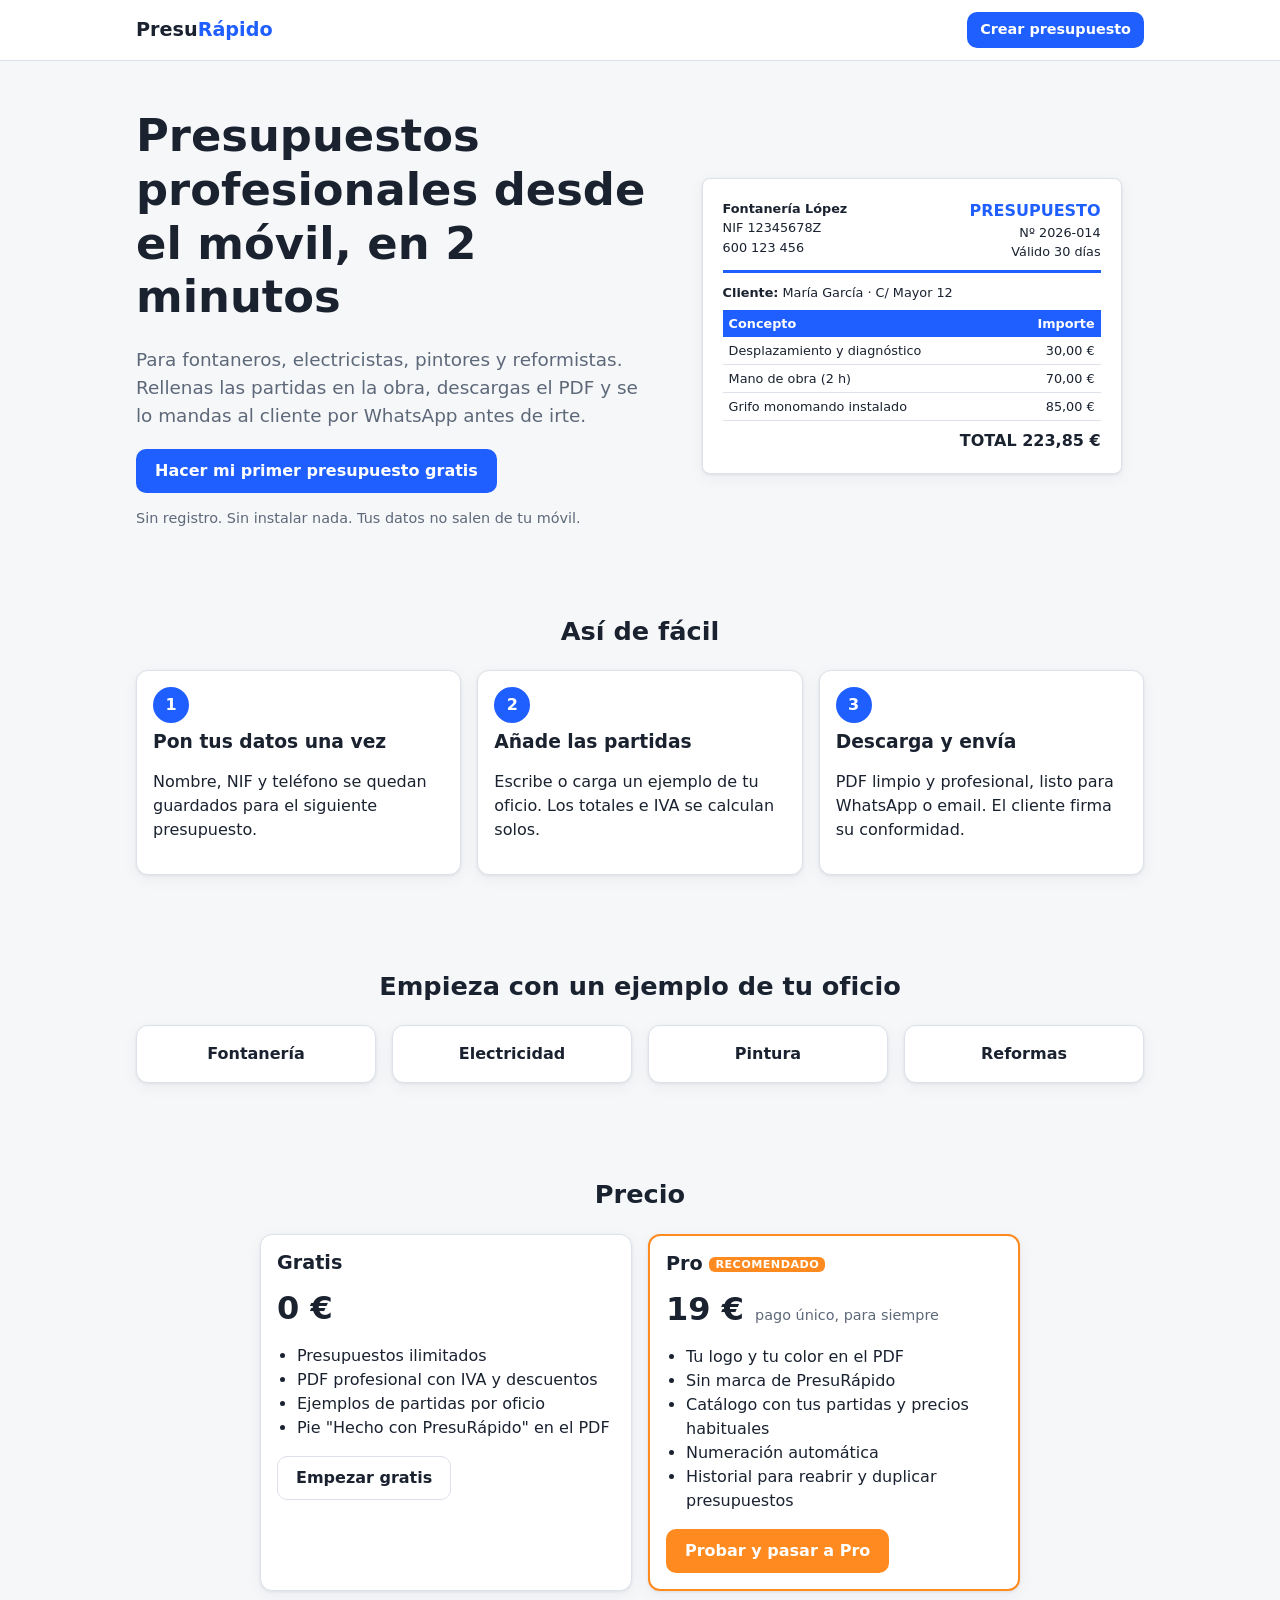
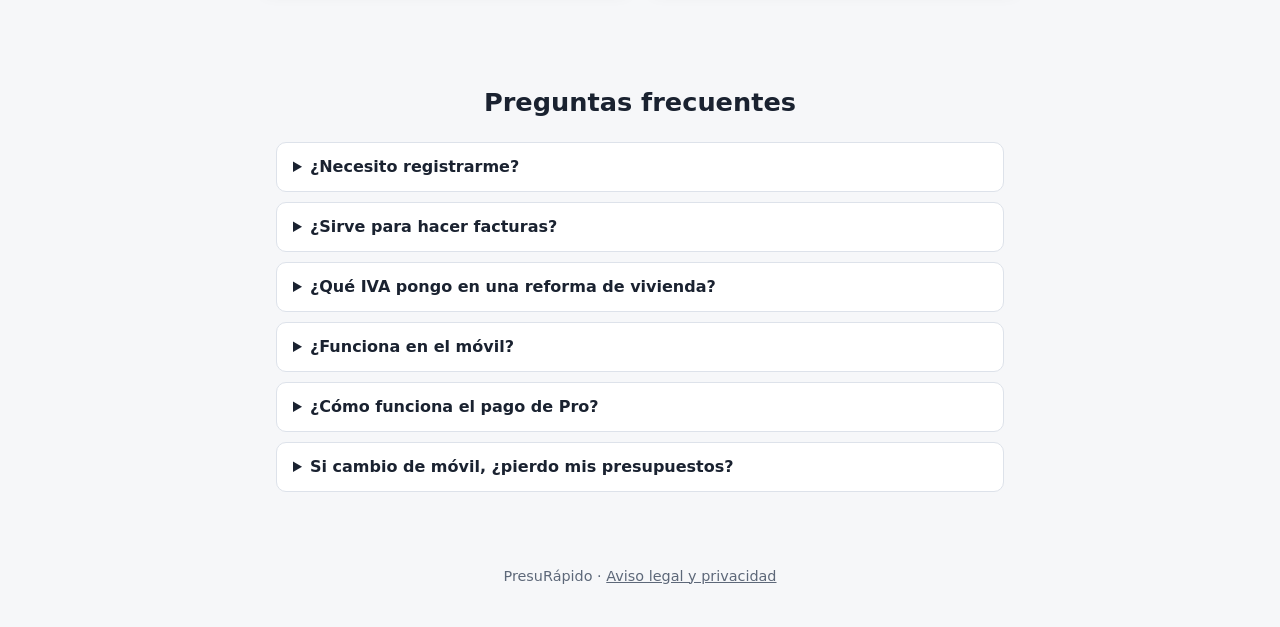
<file: index.html>
<!doctype html>
<html lang="es">
<head>
  <meta charset="utf-8">
  <meta name="viewport" content="width=device-width, initial-scale=1">
  <title>PresuRápido · Presupuestos profesionales en PDF desde el móvil</title>
  <meta name="description" content="Haz presupuestos de fontanería, electricidad, pintura y reformas en PDF desde el móvil en 2 minutos. Gratis, sin registro y sin instalar nada.">
  <meta name="theme-color" content="#1f5eff">
  <meta property="og:title" content="PresuRápido · Presupuestos en PDF desde el móvil">
  <meta property="og:description" content="Para fontaneros, electricistas, pintores y reformistas. Gratis y sin registro.">
  <meta property="og:type" content="website">
  <link rel="stylesheet" href="styles.css">
  <script type="application/ld+json">
  {
    "@context": "https://schema.org",
    "@type": "SoftwareApplication",
    "name": "PresuRápido",
    "applicationCategory": "BusinessApplication",
    "operatingSystem": "Web",
    "inLanguage": "es",
    "description": "Generador de presupuestos en PDF para profesionales de oficios.",
    "offers": [
      { "@type": "Offer", "price": "0", "priceCurrency": "EUR", "name": "Gratis" },
      { "@type": "Offer", "price": "19", "priceCurrency": "EUR", "name": "Pro (pago único)" }
    ]
  }
  </script>
</head>
<body>
  <header class="topbar">
    <div class="container">
      <a class="logo" href="index.html">Presu<span>Rápido</span></a>
      <a class="btn btn-small" href="app.html">Crear presupuesto</a>
    </div>
  </header>

  <main>
    <section class="hero">
      <div class="container">
        <div>
          <h1>Presupuestos profesionales desde el móvil, en 2 minutos</h1>
          <p class="sub">Para fontaneros, electricistas, pintores y reformistas. Rellenas las partidas en la obra, descargas el PDF y se lo mandas al cliente por WhatsApp antes de irte.</p>
          <div class="ctas">
            <a class="btn" href="app.html">Hacer mi primer presupuesto gratis</a>
          </div>
          <p class="nota">Sin registro. Sin instalar nada. Tus datos no salen de tu móvil.</p>
        </div>
        <div class="mock" aria-hidden="true">
          <div class="mock-cab">
            <div><strong>Fontanería López</strong><br>NIF 12345678Z<br>600 123 456</div>
            <div style="text-align: right;"><div class="mock-titulo">PRESUPUESTO</div>Nº 2026-014<br>Válido 30 días</div>
          </div>
          <div><strong>Cliente:</strong> María García · C/ Mayor 12</div>
          <table>
            <thead><tr><th>Concepto</th><th class="num">Importe</th></tr></thead>
            <tbody>
              <tr><td>Desplazamiento y diagnóstico</td><td class="num">30,00 €</td></tr>
              <tr><td>Mano de obra (2 h)</td><td class="num">70,00 €</td></tr>
              <tr><td>Grifo monomando instalado</td><td class="num">85,00 €</td></tr>
            </tbody>
          </table>
          <div class="mock-total">TOTAL 223,85 €</div>
        </div>
      </div>
    </section>

    <section class="seccion">
      <div class="container">
        <h2>Así de fácil</h2>
        <div class="pasos">
          <div class="card paso"><div class="numero">1</div><h3>Pon tus datos una vez</h3><p>Nombre, NIF y teléfono se quedan guardados para el siguiente presupuesto.</p></div>
          <div class="card paso"><div class="numero">2</div><h3>Añade las partidas</h3><p>Escribe o carga un ejemplo de tu oficio. Los totales e IVA se calculan solos.</p></div>
          <div class="card paso"><div class="numero">3</div><h3>Descarga y envía</h3><p>PDF limpio y profesional, listo para WhatsApp o email. El cliente firma su conformidad.</p></div>
        </div>
      </div>
    </section>

    <section class="seccion">
      <div class="container">
        <h2>Empieza con un ejemplo de tu oficio</h2>
        <div class="oficios">
          <a class="card" href="app.html?oficio=fontaneria">Fontanería</a>
          <a class="card" href="app.html?oficio=electricidad">Electricidad</a>
          <a class="card" href="app.html?oficio=pintura">Pintura</a>
          <a class="card" href="app.html?oficio=reformas">Reformas</a>
        </div>
      </div>
    </section>

    <section class="seccion" id="precios">
      <div class="container">
        <h2>Precio</h2>
        <div class="precios">
          <div class="card plan">
            <h3>Gratis</h3>
            <div class="precio">0 €</div>
            <ul>
              <li>Presupuestos ilimitados</li>
              <li>PDF profesional con IVA y descuentos</li>
              <li>Ejemplos de partidas por oficio</li>
              <li>Pie "Hecho con PresuRápido" en el PDF</li>
            </ul>
            <a class="btn btn-secondary" href="app.html">Empezar gratis</a>
          </div>
          <div class="card plan plan-pro">
            <h3>Pro <span class="pro-badge">RECOMENDADO</span></h3>
            <div class="precio">19 € <small>pago único, para siempre</small></div>
            <ul>
              <li>Tu logo y tu color en el PDF</li>
              <li>Sin marca de PresuRápido</li>
              <li>Catálogo con tus partidas y precios habituales</li>
              <li>Numeración automática</li>
              <li>Historial para reabrir y duplicar presupuestos</li>
            </ul>
            <a class="btn btn-accent" href="app.html">Probar y pasar a Pro</a>
          </div>
        </div>
      </div>
    </section>

    <section class="seccion">
      <div class="container faq">
        <h2>Preguntas frecuentes</h2>
        <details><summary>¿Necesito registrarme?</summary><p>No. Abres la web y empiezas. Tus datos se guardan en tu propio navegador, no en nuestros servidores.</p></details>
        <details><summary>¿Sirve para hacer facturas?</summary><p>No, PresuRápido hace presupuestos. Para facturar necesitas un programa de facturación adaptado a VeriFactu.</p></details>
        <details><summary>¿Qué IVA pongo en una reforma de vivienda?</summary><p>Las obras de renovación y reparación de viviendas particulares pueden llevar el 10 % si se cumplen ciertos requisitos (por ejemplo, que los materiales no superen el 40 % de la base). Si tienes dudas, consulta con tu gestor.</p></details>
        <details><summary>¿Funciona en el móvil?</summary><p>Sí, está pensado sobre todo para el móvil. También funciona en tablet y ordenador.</p></details>
        <details><summary>¿Cómo funciona el pago de Pro?</summary><p>Pagas una vez y recibes una clave de licencia por email. La pegas en la app y se activa. Sin suscripciones.</p></details>
        <details><summary>Si cambio de móvil, ¿pierdo mis presupuestos?</summary><p>Los presupuestos se guardan en el navegador del dispositivo donde los creas. Guarda siempre los PDF que envías. Tu licencia Pro sí la puedes activar en otro dispositivo.</p></details>
      </div>
    </section>
  </main>

  <footer class="pie">
    <div class="container">
      PresuRápido · <a href="legal.html">Aviso legal y privacidad</a>
    </div>
  </footer>
</body>
</html>
</file>
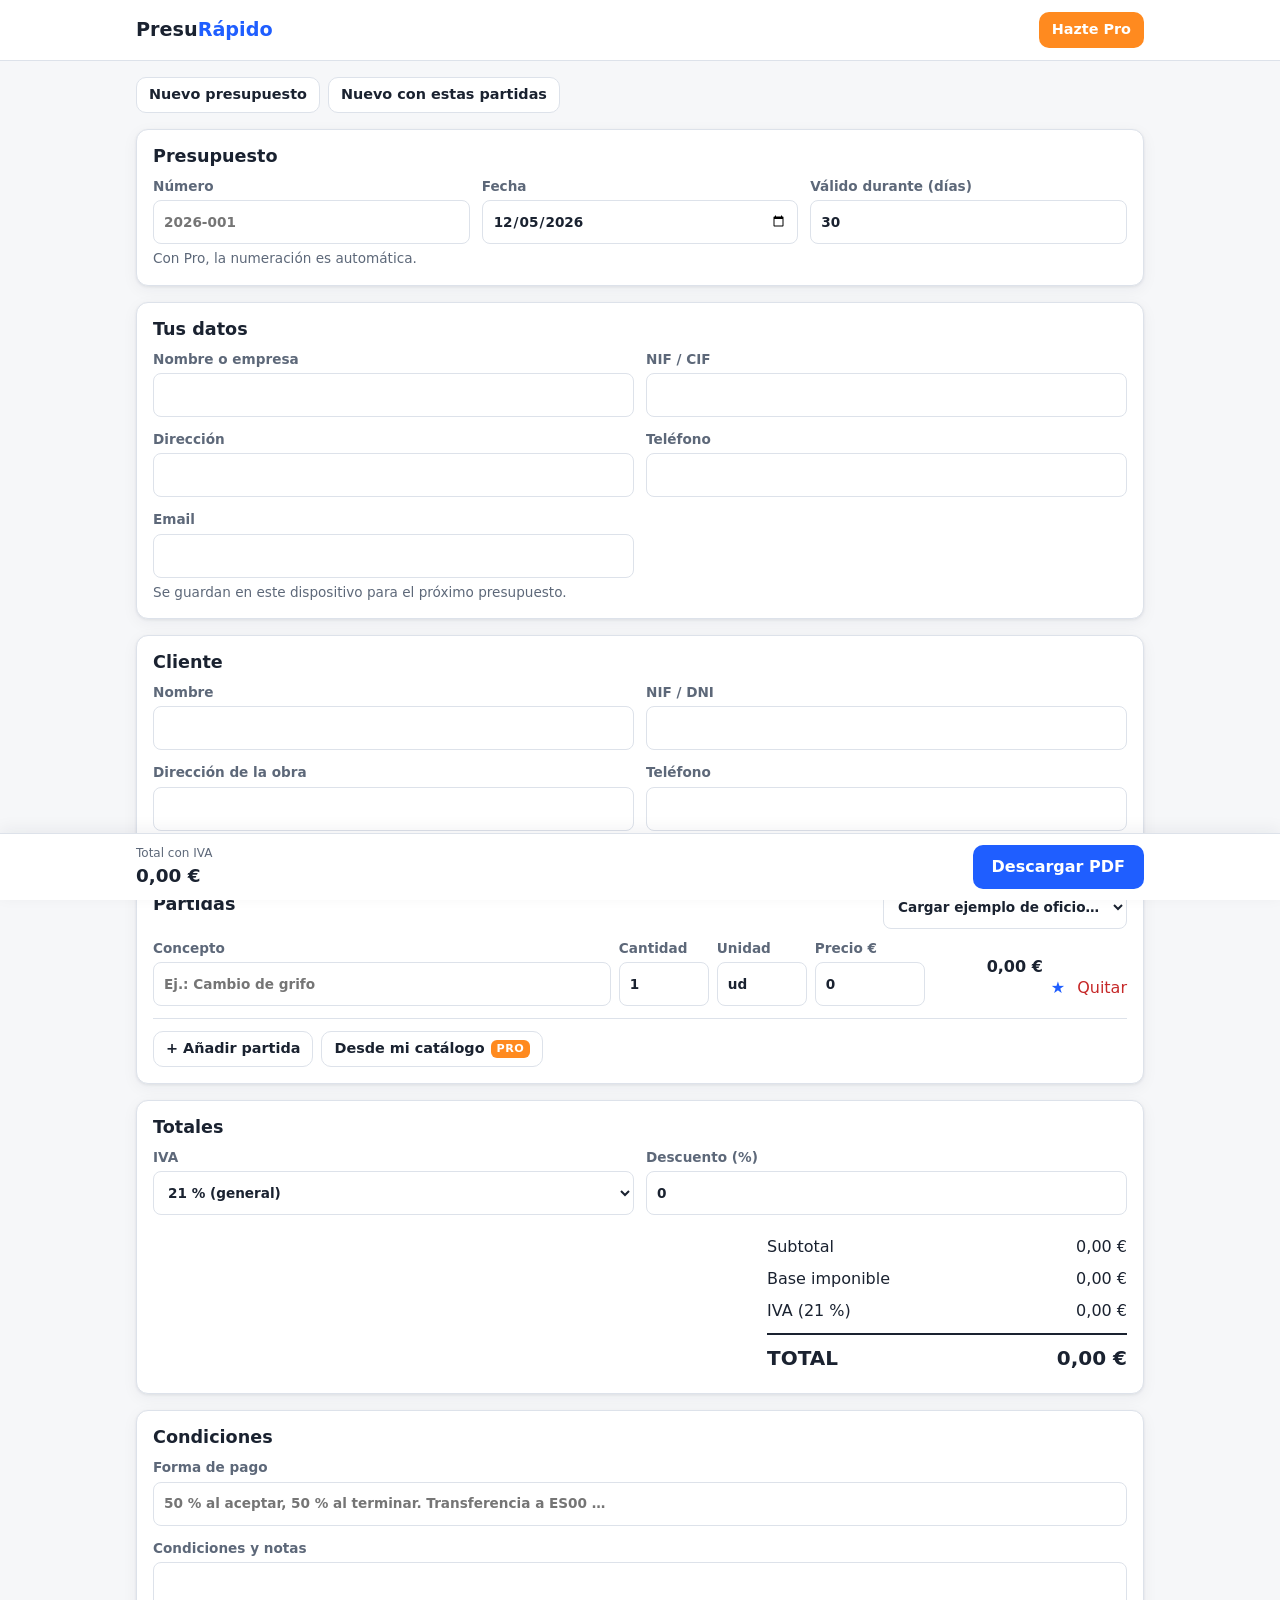
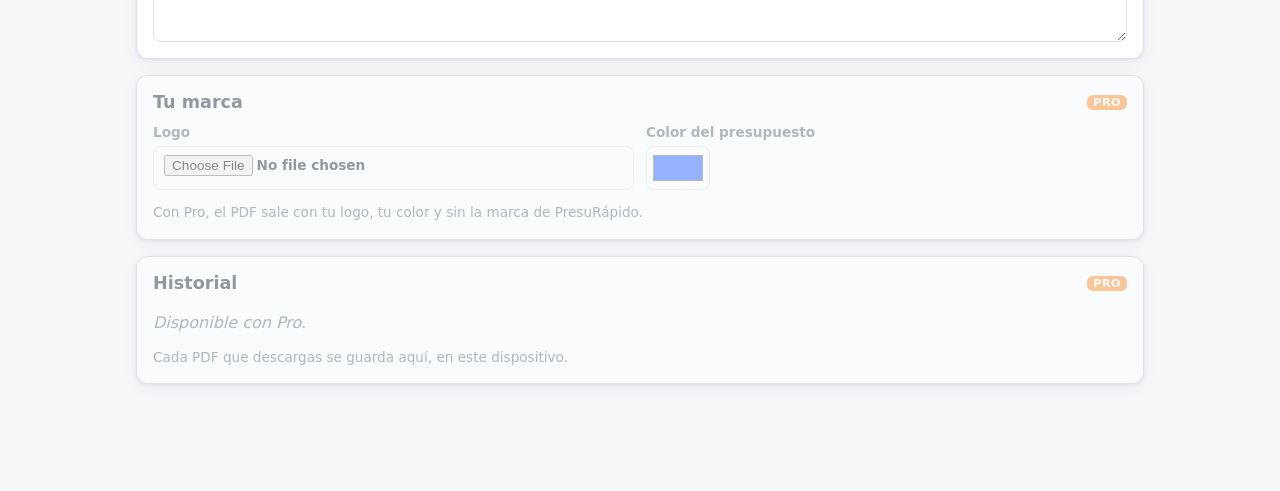
<file: app.html>
<!doctype html>
<html lang="es">
<head>
  <meta charset="utf-8">
  <meta name="viewport" content="width=device-width, initial-scale=1">
  <title>Crear presupuesto | PresuRápido</title>
  <meta name="description" content="Crea un presupuesto profesional en PDF desde el móvil en 2 minutos. Gratis y sin registro.">
  <meta name="theme-color" content="#1f5eff">
  <link rel="stylesheet" href="styles.css">
</head>
<body>
  <header class="topbar">
    <div class="container">
      <a class="logo" href="index.html">Presu<span>Rápido</span></a>
      <button class="btn btn-small btn-accent" id="btn-pro" type="button">Hazte Pro</button>
    </div>
  </header>

  <main class="container app-main">
    <div class="app-acciones">
      <button class="btn btn-secondary btn-small" id="btn-nuevo" type="button">Nuevo presupuesto</button>
      <button class="btn btn-secondary btn-small" id="btn-duplicar" type="button">Nuevo con estas partidas</button>
    </div>

    <section class="card">
      <h2>Presupuesto</h2>
      <div class="grid grid-3">
        <label>Número
          <input data-campo="numero" placeholder="2026-001">
        </label>
        <label>Fecha
          <input type="date" data-campo="fecha">
        </label>
        <label>Válido durante (días)
          <input type="number" min="1" inputmode="numeric" data-campo="validezDias">
        </label>
      </div>
      <p class="ayuda" id="ayuda-numero"></p>
    </section>

    <section class="card">
      <h2>Tus datos</h2>
      <div class="grid grid-2">
        <label>Nombre o empresa <input data-campo="empresa.nombre" autocomplete="organization"></label>
        <label>NIF / CIF <input data-campo="empresa.nif"></label>
        <label>Dirección <input data-campo="empresa.direccion" autocomplete="street-address"></label>
        <label>Teléfono <input type="tel" data-campo="empresa.telefono" autocomplete="tel"></label>
        <label>Email <input type="email" data-campo="empresa.email" autocomplete="email"></label>
      </div>
      <p class="ayuda">Se guardan en este dispositivo para el próximo presupuesto.</p>
    </section>

    <section class="card">
      <h2>Cliente</h2>
      <div class="grid grid-2">
        <label>Nombre <input data-campo="cliente.nombre"></label>
        <label>NIF / DNI <input data-campo="cliente.nif"></label>
        <label>Dirección de la obra <input data-campo="cliente.direccion"></label>
        <label>Teléfono <input type="tel" data-campo="cliente.telefono"></label>
      </div>
    </section>

    <section class="card">
      <h2>Partidas
        <label style="min-width: 200px;">
          <select id="sel-plantilla" aria-label="Cargar partidas de ejemplo">
            <option value="">Cargar ejemplo de oficio…</option>
          </select>
        </label>
      </h2>
      <div id="partidas"></div>
      <div class="partidas-botones">
        <button class="btn btn-secondary btn-small" id="btn-anadir" type="button">+ Añadir partida</button>
        <button class="btn btn-secondary btn-small" id="btn-catalogo" type="button">Desde mi catálogo <span class="pro-badge">PRO</span></button>
      </div>
    </section>

    <section class="card">
      <h2>Totales</h2>
      <div class="grid grid-2">
        <label>IVA
          <select data-campo="iva">
            <option value="21">21 % (general)</option>
            <option value="10">10 % (reformas de vivienda)</option>
            <option value="4">4 %</option>
            <option value="0">0 % / exento</option>
          </select>
        </label>
        <label>Descuento (%)
          <input type="number" min="0" max="100" step="0.5" inputmode="decimal" data-campo="descuento">
        </label>
      </div>
      <div class="totales" id="totales" style="margin-top: 16px;"></div>
    </section>

    <section class="card">
      <h2>Condiciones</h2>
      <div class="grid">
        <label>Forma de pago
          <input data-campo="formaPago" placeholder="50 % al aceptar, 50 % al terminar. Transferencia a ES00 …">
        </label>
        <label>Condiciones y notas
          <textarea data-campo="condiciones"></textarea>
        </label>
      </div>
    </section>

    <section class="card" id="card-marca">
      <h2>Tu marca <span class="pro-badge">PRO</span></h2>
      <div class="grid grid-2">
        <label>Logo
          <input type="file" accept="image/png,image/jpeg" id="in-logo">
          <img class="logo-preview" id="logo-preview" alt="" hidden>
          <button class="btn-link btn-danger-link" id="btn-quitar-logo" type="button" hidden>Quitar logo</button>
        </label>
        <label>Color del presupuesto
          <input type="color" class="color-input" id="in-color">
        </label>
      </div>
      <p class="ayuda">Con Pro, el PDF sale con tu logo, tu color y sin la marca de PresuRápido.</p>
    </section>

    <section class="card" id="card-historial">
      <h2>Historial <span class="pro-badge">PRO</span></h2>
      <ul class="lista" id="historial"></ul>
      <p class="ayuda">Cada PDF que descargas se guarda aquí, en este dispositivo.</p>
    </section>
  </main>

  <div class="barra-accion">
    <div class="container">
      <div class="total-barra"><small>Total con IVA</small><span id="total-barra">0,00 €</span></div>
      <button class="btn" id="btn-pdf" type="button">Descargar PDF</button>
    </div>
  </div>

  <div class="modal-fondo" id="modal-pro" role="dialog" aria-modal="true" aria-labelledby="modal-pro-titulo">
    <div class="modal">
      <h2 id="modal-pro-titulo">PresuRápido Pro</h2>
      <p>Pago único, para siempre. Sin suscripciones.</p>
      <ul>
        <li>Tu logo y tu color en el PDF</li>
        <li>Sin la marca "Hecho con PresuRápido"</li>
        <li>Catálogo con tus partidas y precios habituales</li>
        <li>Numeración automática de presupuestos</li>
        <li>Historial para reabrir y duplicar presupuestos</li>
      </ul>
      <div id="pro-estado"></div>
      <div class="acciones">
        <a class="btn btn-accent" id="btn-comprar" target="_blank" rel="noopener">Comprar Pro</a>
        <label>¿Ya lo compraste? Pega tu clave de licencia
          <input id="in-licencia" placeholder="XXXXXXXX-XXXX-XXXX-XXXX-XXXXXXXXXXXX" autocomplete="off">
        </label>
        <button class="btn btn-secondary" id="btn-activar" type="button">Activar licencia</button>
        <button class="btn-link" id="btn-cerrar-pro" type="button">Cerrar</button>
      </div>
    </div>
  </div>

  <div class="modal-fondo" id="modal-catalogo" role="dialog" aria-modal="true" aria-labelledby="modal-cat-titulo">
    <div class="modal">
      <h2 id="modal-cat-titulo">Mi catálogo</h2>
      <p class="ayuda">Toca una partida para añadirla. Guarda partidas nuevas con el botón ★ de cada línea.</p>
      <ul class="lista" id="catalogo"></ul>
      <div class="acciones">
        <button class="btn-link" id="btn-cerrar-catalogo" type="button">Cerrar</button>
      </div>
    </div>
  </div>

  <div class="toast" id="toast" role="status" aria-live="polite"></div>

  <script src="vendor/jspdf.umd.min.js"></script>
  <script src="vendor/jspdf.plugin.autotable.min.js"></script>
  <script src="config.js"></script>
  <script src="plantillas.js"></script>
  <script src="app.js"></script>
</body>
</html>
</file>
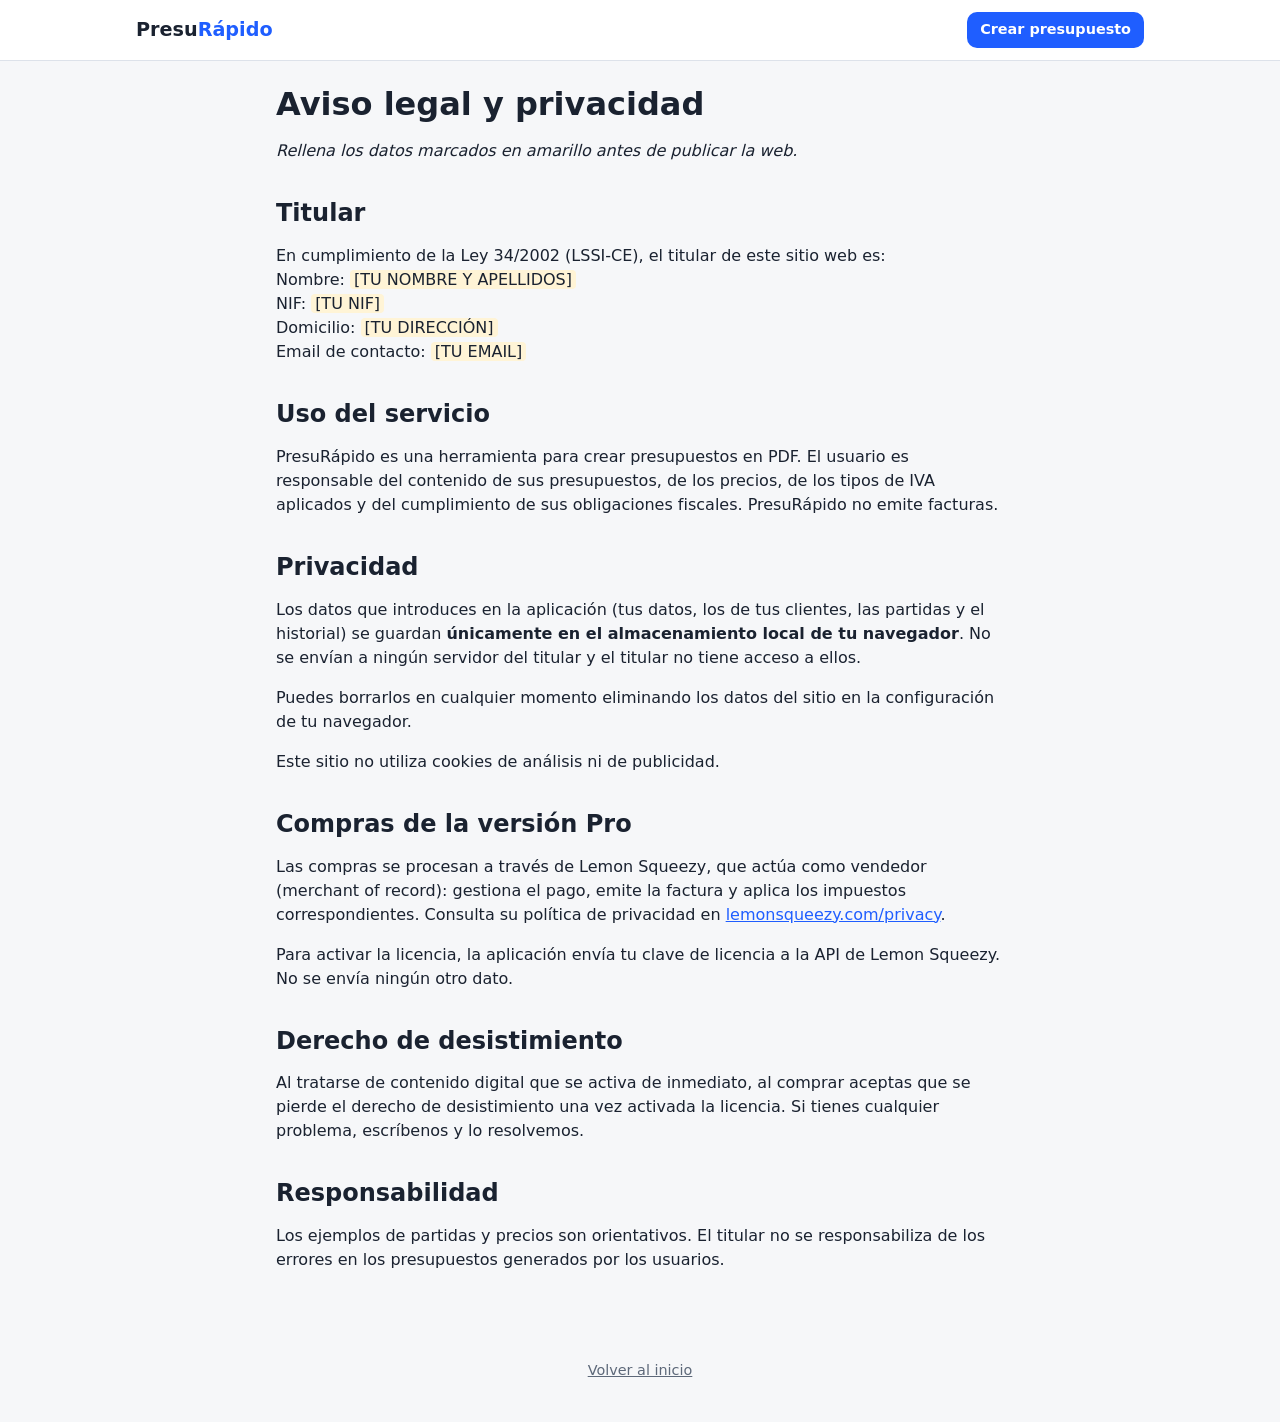
<file: legal.html>
<!doctype html>
<html lang="es">
<head>
  <meta charset="utf-8">
  <meta name="viewport" content="width=device-width, initial-scale=1">
  <title>Aviso legal y privacidad | PresuRápido</title>
  <meta name="robots" content="noindex">
  <link rel="stylesheet" href="styles.css">
</head>
<body>
  <header class="topbar">
    <div class="container">
      <a class="logo" href="index.html">Presu<span>Rápido</span></a>
      <a class="btn btn-small" href="app.html">Crear presupuesto</a>
    </div>
  </header>

  <main class="container legal">
    <h1>Aviso legal y privacidad</h1>
    <p><em>Rellena los datos marcados en amarillo antes de publicar la web.</em></p>

    <h2>Titular</h2>
    <p>
      En cumplimiento de la Ley 34/2002 (LSSI-CE), el titular de este sitio web es:<br>
      Nombre: <span class="pendiente">[TU NOMBRE Y APELLIDOS]</span><br>
      NIF: <span class="pendiente">[TU NIF]</span><br>
      Domicilio: <span class="pendiente">[TU DIRECCIÓN]</span><br>
      Email de contacto: <span class="pendiente">[TU EMAIL]</span>
    </p>

    <h2>Uso del servicio</h2>
    <p>PresuRápido es una herramienta para crear presupuestos en PDF. El usuario es responsable del contenido de sus presupuestos, de los precios, de los tipos de IVA aplicados y del cumplimiento de sus obligaciones fiscales. PresuRápido no emite facturas.</p>

    <h2>Privacidad</h2>
    <p>Los datos que introduces en la aplicación (tus datos, los de tus clientes, las partidas y el historial) se guardan <strong>únicamente en el almacenamiento local de tu navegador</strong>. No se envían a ningún servidor del titular y el titular no tiene acceso a ellos.</p>
    <p>Puedes borrarlos en cualquier momento eliminando los datos del sitio en la configuración de tu navegador.</p>
    <p>Este sitio no utiliza cookies de análisis ni de publicidad.</p>

    <h2>Compras de la versión Pro</h2>
    <p>Las compras se procesan a través de Lemon Squeezy, que actúa como vendedor (merchant of record): gestiona el pago, emite la factura y aplica los impuestos correspondientes. Consulta su política de privacidad en <a href="https://www.lemonsqueezy.com/privacy" rel="noopener">lemonsqueezy.com/privacy</a>.</p>
    <p>Para activar la licencia, la aplicación envía tu clave de licencia a la API de Lemon Squeezy. No se envía ningún otro dato.</p>

    <h2>Derecho de desistimiento</h2>
    <p>Al tratarse de contenido digital que se activa de inmediato, al comprar aceptas que se pierde el derecho de desistimiento una vez activada la licencia. Si tienes cualquier problema, escríbenos y lo resolvemos.</p>

    <h2>Responsabilidad</h2>
    <p>Los ejemplos de partidas y precios son orientativos. El titular no se responsabiliza de los errores en los presupuestos generados por los usuarios.</p>
  </main>

  <footer class="pie">
    <div class="container"><a href="index.html">Volver al inicio</a></div>
  </footer>
</body>
</html>
</file>
<file: styles.css>
:root {
  --bg: #f6f7f9;
  --surface: #ffffff;
  --text: #1a2230;
  --muted: #5d6879;
  --border: #dde2ea;
  --primary: #1f5eff;
  --primary-dark: #1546c4;
  --accent: #ff8a1f;
  --ok: #138a4b;
  --danger: #c62828;
  --radius: 12px;
  --shadow: 0 1px 3px rgba(20, 30, 50, 0.08), 0 4px 16px rgba(20, 30, 50, 0.05);
}

* { box-sizing: border-box; }

html { -webkit-text-size-adjust: 100%; }

body {
  margin: 0;
  background: var(--bg);
  color: var(--text);
  font: 16px/1.5 system-ui, -apple-system, "Segoe UI", Roboto, sans-serif;
}

a { color: var(--primary); }

h1, h2, h3 { line-height: 1.2; margin: 0 0 0.5em; }

.container { max-width: 1040px; margin: 0 auto; padding: 0 16px; }

/* Cabecera */
.topbar { background: var(--surface); border-bottom: 1px solid var(--border); }
.topbar .container { display: flex; align-items: center; justify-content: space-between; height: 60px; gap: 12px; }
.logo { font-weight: 800; font-size: 1.2rem; color: var(--text); text-decoration: none; }
.logo span { color: var(--primary); }

/* Botones */
.btn {
  display: inline-flex; align-items: center; justify-content: center; gap: 6px;
  min-height: 44px; padding: 0 18px;
  border: 1px solid transparent; border-radius: 10px;
  font: inherit; font-weight: 600; cursor: pointer; text-decoration: none;
  background: var(--primary); color: #fff;
}
.btn:hover { background: var(--primary-dark); }
.btn-secondary { background: var(--surface); color: var(--text); border-color: var(--border); }
.btn-secondary:hover { background: #eef1f6; }
.btn-accent { background: var(--accent); }
.btn-accent:hover { background: #e57510; }
.btn-small { min-height: 36px; padding: 0 12px; font-size: 0.9rem; }
.btn-link { background: none; border: none; color: var(--primary); padding: 0; min-height: auto; font-weight: 600; cursor: pointer; font: inherit; }
.btn-danger-link { color: var(--danger); }

.pro-badge {
  display: inline-block; font-size: 0.7rem; font-weight: 800; letter-spacing: 0.04em;
  background: var(--accent); color: #fff; border-radius: 6px; padding: 1px 6px; vertical-align: middle;
}

/* Tarjetas y formularios */
.card {
  background: var(--surface); border: 1px solid var(--border); border-radius: var(--radius);
  box-shadow: var(--shadow); padding: 16px; margin-bottom: 16px;
}
.card h2 { font-size: 1.1rem; display: flex; align-items: center; justify-content: space-between; gap: 8px; flex-wrap: wrap; }

.grid { display: grid; gap: 12px; grid-template-columns: 1fr; }
@media (min-width: 640px) {
  .grid-2 { grid-template-columns: 1fr 1fr; }
  .grid-3 { grid-template-columns: 1fr 1fr 1fr; }
}

label { display: block; font-size: 0.85rem; font-weight: 600; color: var(--muted); }
input, select, textarea {
  display: block; width: 100%; margin-top: 4px;
  min-height: 44px; padding: 8px 10px;
  border: 1px solid var(--border); border-radius: 8px; background: #fff;
  font: inherit; color: var(--text);
}
textarea { min-height: 80px; resize: vertical; }
input:focus, select:focus, textarea:focus { outline: 2px solid var(--primary); outline-offset: 0; border-color: var(--primary); }

/* Partidas */
.partida {
  display: grid; gap: 8px; padding: 12px 0; border-bottom: 1px solid var(--border);
  grid-template-columns: 1fr 1fr 1fr;
  grid-template-areas: "concepto concepto concepto" "cantidad unidad precio" "importe importe acciones";
}
.partida:first-child { padding-top: 0; }
.partida .f-concepto { grid-area: concepto; }
.partida .f-cantidad { grid-area: cantidad; }
.partida .f-unidad { grid-area: unidad; }
.partida .f-precio { grid-area: precio; }
.partida .importe { grid-area: importe; align-self: center; font-weight: 700; }
.partida .acciones { grid-area: acciones; display: flex; justify-content: flex-end; align-items: center; gap: 12px; }
@media (min-width: 760px) {
  .partida {
    grid-template-columns: 1fr 90px 90px 110px 110px auto;
    grid-template-areas: "concepto cantidad unidad precio importe acciones";
    align-items: end;
  }
  .partida .importe { text-align: right; padding-bottom: 10px; }
  .partida .acciones { padding-bottom: 6px; }
}
.partidas-botones { display: flex; flex-wrap: wrap; gap: 8px; margin-top: 12px; }

/* Totales */
.totales { margin-left: auto; max-width: 360px; }
.totales .fila { display: flex; justify-content: space-between; padding: 4px 0; }
.totales .total { font-size: 1.25rem; font-weight: 800; border-top: 2px solid var(--text); margin-top: 6px; padding-top: 8px; }

/* Barra inferior fija con total y descarga */
.barra-accion {
  position: sticky; bottom: 0; z-index: 10;
  background: var(--surface); border-top: 1px solid var(--border);
  box-shadow: 0 -4px 16px rgba(20, 30, 50, 0.06);
}
.barra-accion .container { display: flex; align-items: center; justify-content: space-between; gap: 12px; padding-top: 10px; padding-bottom: 10px; }
.barra-accion .total-barra { font-weight: 800; font-size: 1.15rem; }
.barra-accion .total-barra small { display: block; font-weight: 500; font-size: 0.75rem; color: var(--muted); }

/* App */
.app-main { padding-top: 16px; padding-bottom: 24px; }
.app-acciones { display: flex; flex-wrap: wrap; gap: 8px; margin-bottom: 16px; }
.ayuda { font-size: 0.85rem; color: var(--muted); margin: 4px 0 0; }
.logo-preview { max-height: 60px; max-width: 160px; display: block; margin-top: 8px; }
.color-input { width: 64px; padding: 4px; }

.lista { list-style: none; margin: 0; padding: 0; }
.lista li { display: flex; justify-content: space-between; align-items: center; gap: 8px; padding: 8px 0; border-bottom: 1px solid var(--border); flex-wrap: wrap; }
.lista li:last-child { border-bottom: none; }
.lista .meta { color: var(--muted); font-size: 0.85rem; }
.vacio { color: var(--muted); font-style: italic; }

.bloqueado { position: relative; }
.bloqueado::after {
  content: ""; position: absolute; inset: 0; border-radius: var(--radius);
  background: rgba(246, 247, 249, 0.55); cursor: pointer;
}

/* Modal */
.modal-fondo {
  position: fixed; inset: 0; z-index: 50; background: rgba(15, 20, 30, 0.55);
  display: none; align-items: center; justify-content: center; padding: 16px;
}
.modal-fondo.abierto { display: flex; }
.modal { background: var(--surface); border-radius: var(--radius); padding: 20px; max-width: 440px; width: 100%; max-height: 90vh; overflow: auto; }
.modal ul { padding-left: 20px; }
.modal .acciones { display: flex; flex-direction: column; gap: 10px; margin-top: 16px; }

.aviso { padding: 10px 12px; border-radius: 8px; font-size: 0.9rem; margin-top: 10px; }
.aviso-ok { background: #e6f5ec; color: var(--ok); }
.aviso-error { background: #fdecec; color: var(--danger); }

.toast {
  position: fixed; left: 50%; bottom: 90px; transform: translateX(-50%); z-index: 60;
  background: var(--text); color: #fff; padding: 10px 16px; border-radius: 8px; font-size: 0.9rem;
  opacity: 0; transition: opacity 0.2s; pointer-events: none; max-width: calc(100% - 32px);
}
.toast.visible { opacity: 1; }

/* Landing */
.hero { padding: 48px 0 32px; }
.hero .container { display: grid; gap: 32px; align-items: center; }
@media (min-width: 860px) { .hero .container { grid-template-columns: 1.1fr 1fr; } }
.hero h1 { font-size: clamp(1.9rem, 5vw, 2.8rem); }
.hero p.sub { font-size: 1.15rem; color: var(--muted); }
.hero .ctas { display: flex; flex-wrap: wrap; gap: 10px; margin: 20px 0 8px; }
.hero .nota { font-size: 0.9rem; color: var(--muted); }

.mock {
  background: #fff; border: 1px solid var(--border); border-radius: 8px; box-shadow: var(--shadow);
  padding: 20px; font-size: 0.8rem; max-width: 420px; margin: 0 auto; width: 100%;
}
.mock .mock-cab { display: flex; justify-content: space-between; border-bottom: 3px solid var(--primary); padding-bottom: 8px; margin-bottom: 10px; gap: 8px; }
.mock .mock-titulo { font-weight: 800; font-size: 1rem; color: var(--primary); }
.mock table { width: 100%; border-collapse: collapse; margin: 8px 0; }
.mock th { background: var(--primary); color: #fff; text-align: left; padding: 4px 6px; font-weight: 600; }
.mock td { padding: 4px 6px; border-bottom: 1px solid var(--border); }
.mock .num { text-align: right; white-space: nowrap; }
.mock .mock-total { text-align: right; font-weight: 800; font-size: 1rem; }

.seccion { padding: 40px 0; }
.seccion h2 { font-size: 1.6rem; text-align: center; margin-bottom: 24px; }
.pasos, .precios, .oficios { display: grid; gap: 16px; grid-template-columns: 1fr; }
@media (min-width: 760px) {
  .pasos { grid-template-columns: repeat(3, 1fr); }
  .precios { grid-template-columns: 1fr 1fr; max-width: 760px; margin: 0 auto; }
  .oficios { grid-template-columns: repeat(4, 1fr); }
}
.paso .numero {
  width: 36px; height: 36px; border-radius: 50%; background: var(--primary); color: #fff;
  display: flex; align-items: center; justify-content: center; font-weight: 800; margin-bottom: 8px;
}
.plan h3 { font-size: 1.2rem; }
.plan .precio { font-size: 2rem; font-weight: 800; margin: 4px 0 12px; }
.plan .precio small { font-size: 0.9rem; font-weight: 500; color: var(--muted); }
.plan ul { padding-left: 20px; margin: 0 0 16px; }
.plan-pro { border: 2px solid var(--accent); }
.oficios a { display: block; text-align: center; text-decoration: none; color: var(--text); font-weight: 600; }
.faq details { background: var(--surface); border: 1px solid var(--border); border-radius: 10px; padding: 12px 16px; margin-bottom: 10px; }
.faq summary { font-weight: 600; cursor: pointer; }
.faq { max-width: 760px; margin: 0 auto; }

footer.pie { padding: 24px 0 40px; color: var(--muted); font-size: 0.9rem; text-align: center; }
footer.pie a { color: var(--muted); }

.legal { padding: 24px 16px 48px; max-width: 760px; }
.legal h2 { margin-top: 1.5em; }
.pendiente { background: #fff4d6; padding: 0 4px; border-radius: 4px; }

@media print { .barra-accion, .topbar, .app-acciones { display: none; } }
</file>
